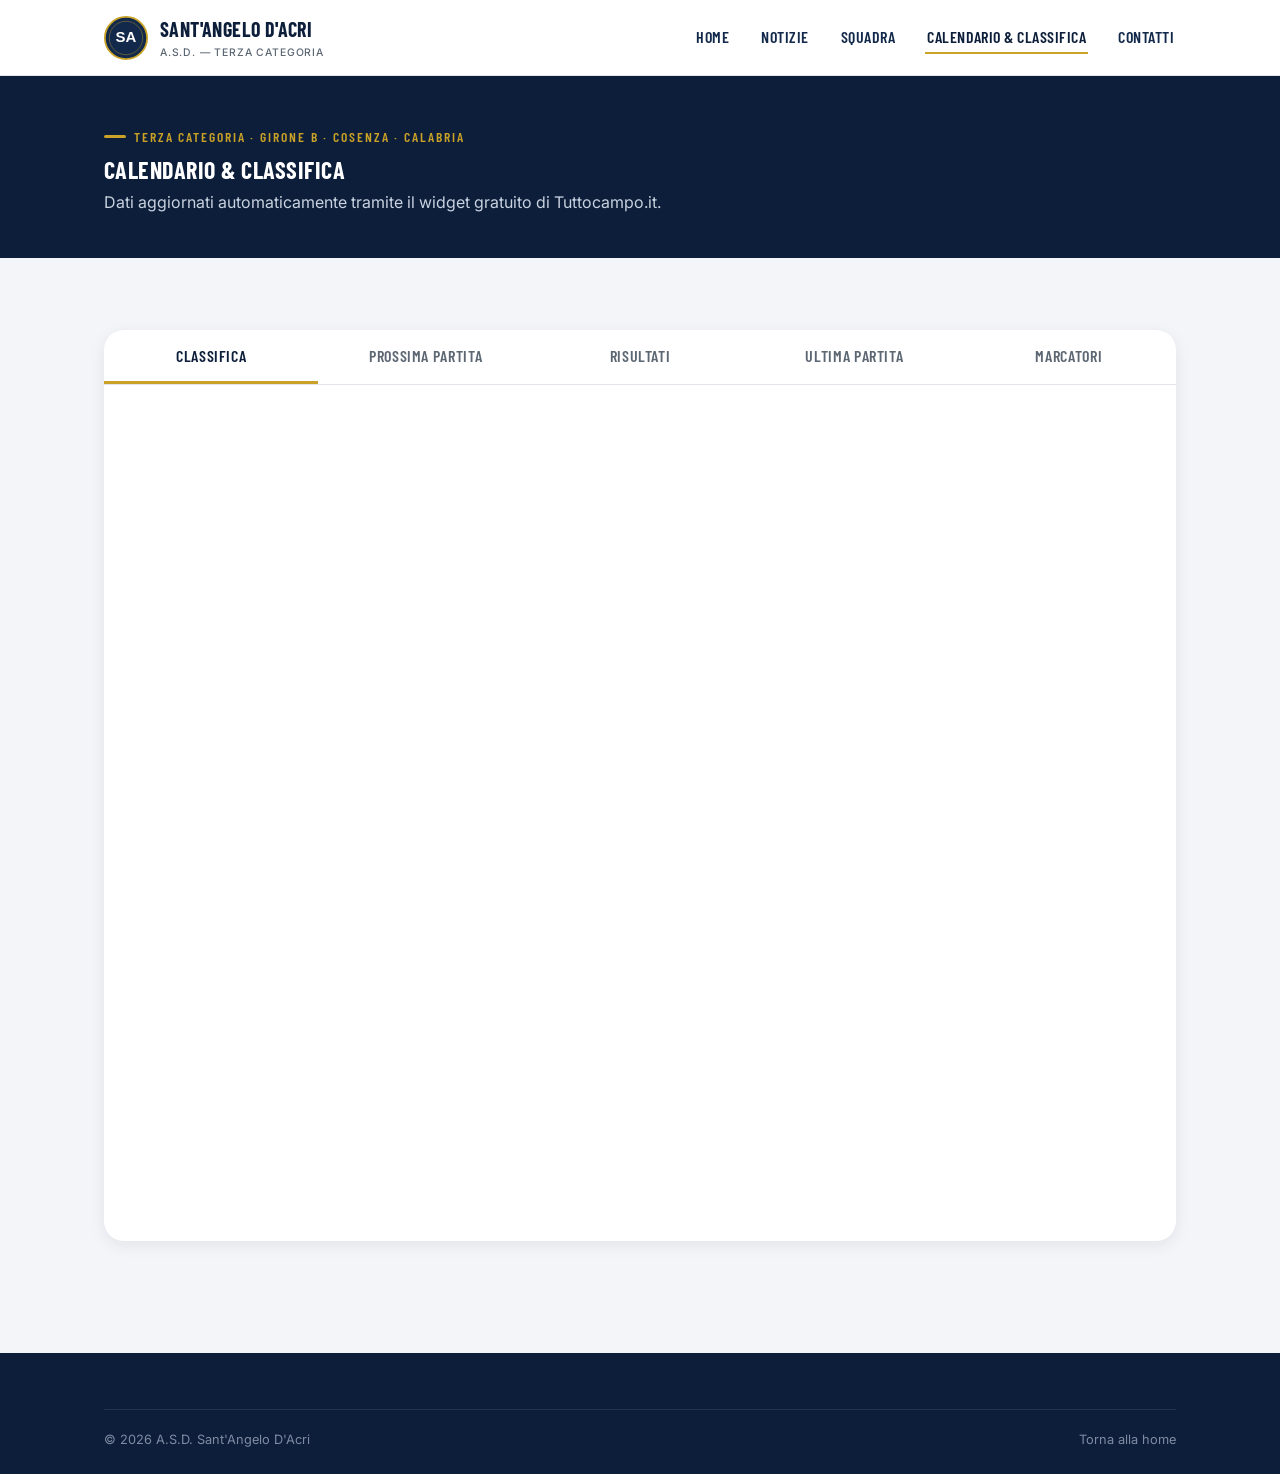
<file: calendario.html>
<!doctype html>
<html lang="it">
<head>
<meta charset="UTF-8">
<meta name="viewport" content="width=device-width, initial-scale=1.0">
<title>Calendario &amp; Classifica — A.S.D. Sant'Angelo D'Acri</title>
<link rel="icon" href="assets/stemma.svg" type="image/svg+xml">
<link rel="preconnect" href="https://fonts.googleapis.com">
<link href="https://fonts.googleapis.com/css2?family=Barlow+Condensed:wght@500;600;700&family=Inter:wght@400;500;600;700&display=swap" rel="stylesheet">
<link rel="stylesheet" href="css/style.css">
</head>
<body>

<header class="site-header">
  <nav class="nav">
    <a href="index.html" class="brand">
      <img src="assets/stemma.svg" alt="Stemma A.S.D. Sant'Angelo D'Acri" class="crest">
      <span>Sant'Angelo D'Acri<small>A.S.D. — Terza Categoria</small></span>
    </a>
    <ul class="nav-links">
      <li><a href="index.html">Home</a></li>
      <li><a href="notizie.html">Notizie</a></li>
      <li><a href="squadra.html">Squadra</a></li>
      <li><a href="calendario.html" aria-current="page">Calendario &amp; Classifica</a></li>
      <li><a href="contatti.html">Contatti</a></li>
    </ul>
    <button class="nav-toggle" aria-label="Apri menu"><span></span><span></span><span></span></button>
  </nav>
</header>

<section class="page-header">
  <div class="container">
    <div class="kicker">Terza Categoria · Girone B · Cosenza · Calabria</div>
    <h1>Calendario &amp; Classifica</h1>
    <p>Dati aggiornati automaticamente tramite il widget gratuito di Tuttocampo.it.</p>
  </div>
</section>

<section>
  <div class="container">
    <div class="widget-card">
      <div class="widget-tabs">
        <button class="active" data-target="panel-classifica">Classifica</button>
        <button data-target="panel-prossima">Prossima partita</button>
        <button data-target="panel-risultati">Risultati</button>
        <button data-target="panel-ultima">Ultima partita</button>
        <button data-target="panel-marcatori">Marcatori</button>
      </div>

      <!-- Widget ufficiali Tuttocampo — Calabria, Terza Categoria, Cosenza, Girone B -->

      <div class="widget-panel active" id="panel-classifica">
        <div class="tuttocampo-embed">
          <iframe src='https://www.tuttocampo.it/WidgetV2/Classifica/750acbe1-17b8-4113-8e07-664e48acb25f' width='500' height='800' scrolling='no' frameborder='0' loading='lazy'></iframe>
        </div>
      </div>

      <div class="widget-panel" id="panel-prossima">
        <div class="tuttocampo-embed">
          <iframe src='https://www.tuttocampo.it/WidgetV2/ProssimaPartita/750acbe1-17b8-4113-8e07-664e48acb25f' width='500' height='350' scrolling='no' frameborder='0' loading='lazy'></iframe>
        </div>
      </div>

      <div class="widget-panel" id="panel-risultati">
        <div class="tuttocampo-embed">
          <iframe src='https://www.tuttocampo.it/WidgetV2/Risultati/750acbe1-17b8-4113-8e07-664e48acb25f' width='500' height='600' scrolling='no' frameborder='0' loading='lazy'></iframe>
        </div>
      </div>

      <div class="widget-panel" id="panel-ultima">
        <div class="tuttocampo-embed">
          <iframe src='https://www.tuttocampo.it/WidgetV2/Partita/750acbe1-17b8-4113-8e07-664e48acb25f' width='500' height='350' scrolling='no' frameborder='0' loading='lazy'></iframe>
        </div>
      </div>

      <div class="widget-panel" id="panel-marcatori">
        <div class="tuttocampo-embed">
          <iframe src='https://www.tuttocampo.it/WidgetV2/Marcatori/750acbe1-17b8-4113-8e07-664e48acb25f' width='500' height='700' scrolling='no' frameborder='0' loading='lazy'></iframe>
        </div>
      </div>
    </div>
  </div>
</section>

<footer class="site-footer">
  <div class="container">
    <div class="footer-bottom">
      <span>© 2026 A.S.D. Sant'Angelo D'Acri</span>
      <span><a href="index.html">Torna alla home</a></span>
    </div>
  </div>
</footer>

<script src="js/main.js"></script>
</body>
</html>
</file>
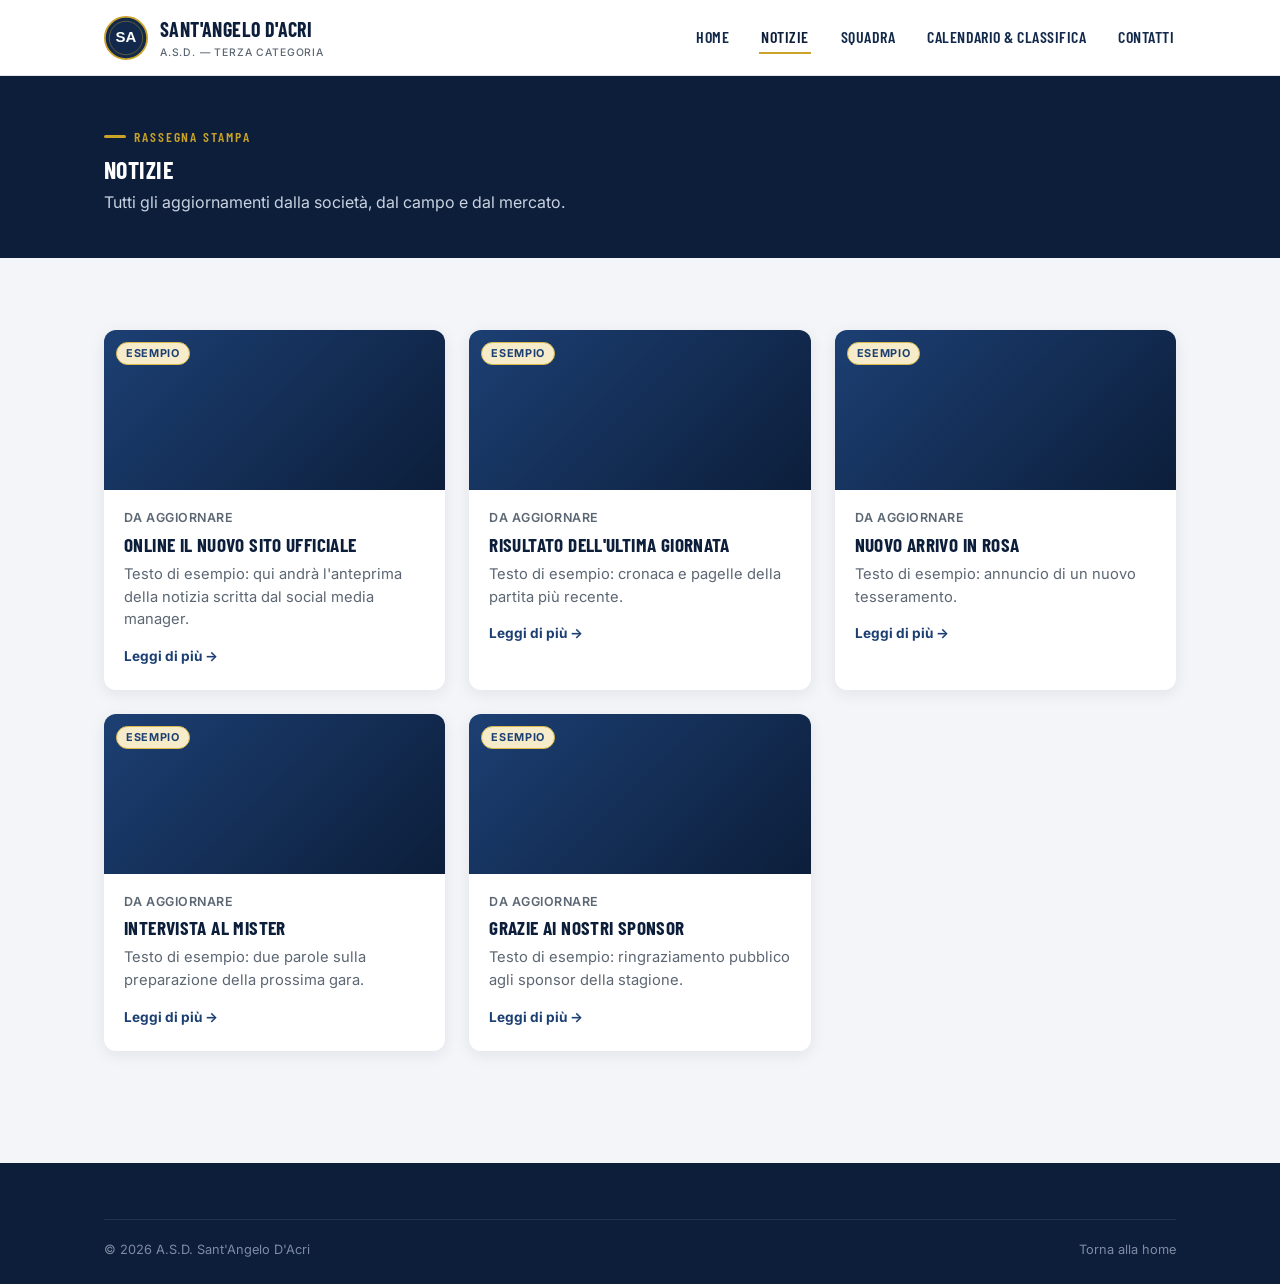
<file: notizie.html>
<!doctype html>
<html lang="it">
<head>
<meta charset="UTF-8">
<meta name="viewport" content="width=device-width, initial-scale=1.0">
<title>Notizie — A.S.D. Sant'Angelo D'Acri</title>
<link rel="icon" href="assets/stemma.svg" type="image/svg+xml">
<link rel="preconnect" href="https://fonts.googleapis.com">
<link href="https://fonts.googleapis.com/css2?family=Barlow+Condensed:wght@500;600;700&family=Inter:wght@400;500;600;700&display=swap" rel="stylesheet">
<link rel="stylesheet" href="css/style.css">
</head>
<body>

<header class="site-header">
  <nav class="nav">
    <a href="index.html" class="brand">
      <img src="assets/stemma.svg" alt="Stemma A.S.D. Sant'Angelo D'Acri" class="crest">
      <span>Sant'Angelo D'Acri<small>A.S.D. — Terza Categoria</small></span>
    </a>
    <ul class="nav-links">
      <li><a href="index.html">Home</a></li>
      <li><a href="notizie.html" aria-current="page">Notizie</a></li>
      <li><a href="squadra.html">Squadra</a></li>
      <li><a href="calendario.html">Calendario &amp; Classifica</a></li>
      <li><a href="contatti.html">Contatti</a></li>
    </ul>
    <button class="nav-toggle" aria-label="Apri menu"><span></span><span></span><span></span></button>
  </nav>
</header>

<section class="page-header">
  <div class="container">
    <div class="kicker">Rassegna stampa</div>
    <h1>Notizie</h1>
    <p>Tutti gli aggiornamenti dalla società, dal campo e dal mercato.</p>
  </div>
</section>

<section>
  <div class="container">
    <div class="news-grid" style="grid-template-columns:repeat(3,1fr);" id="notizie-grid-full"></div>
  </div>
</section>

<footer class="site-footer">
  <div class="container">
    <div class="footer-bottom">
      <span>© 2026 A.S.D. Sant'Angelo D'Acri</span>
      <span><a href="index.html">Torna alla home</a></span>
    </div>
  </div>
</footer>

<script src="js/main.js"></script>
<script src="js/content.js"></script>
</body>
</html>
</file>
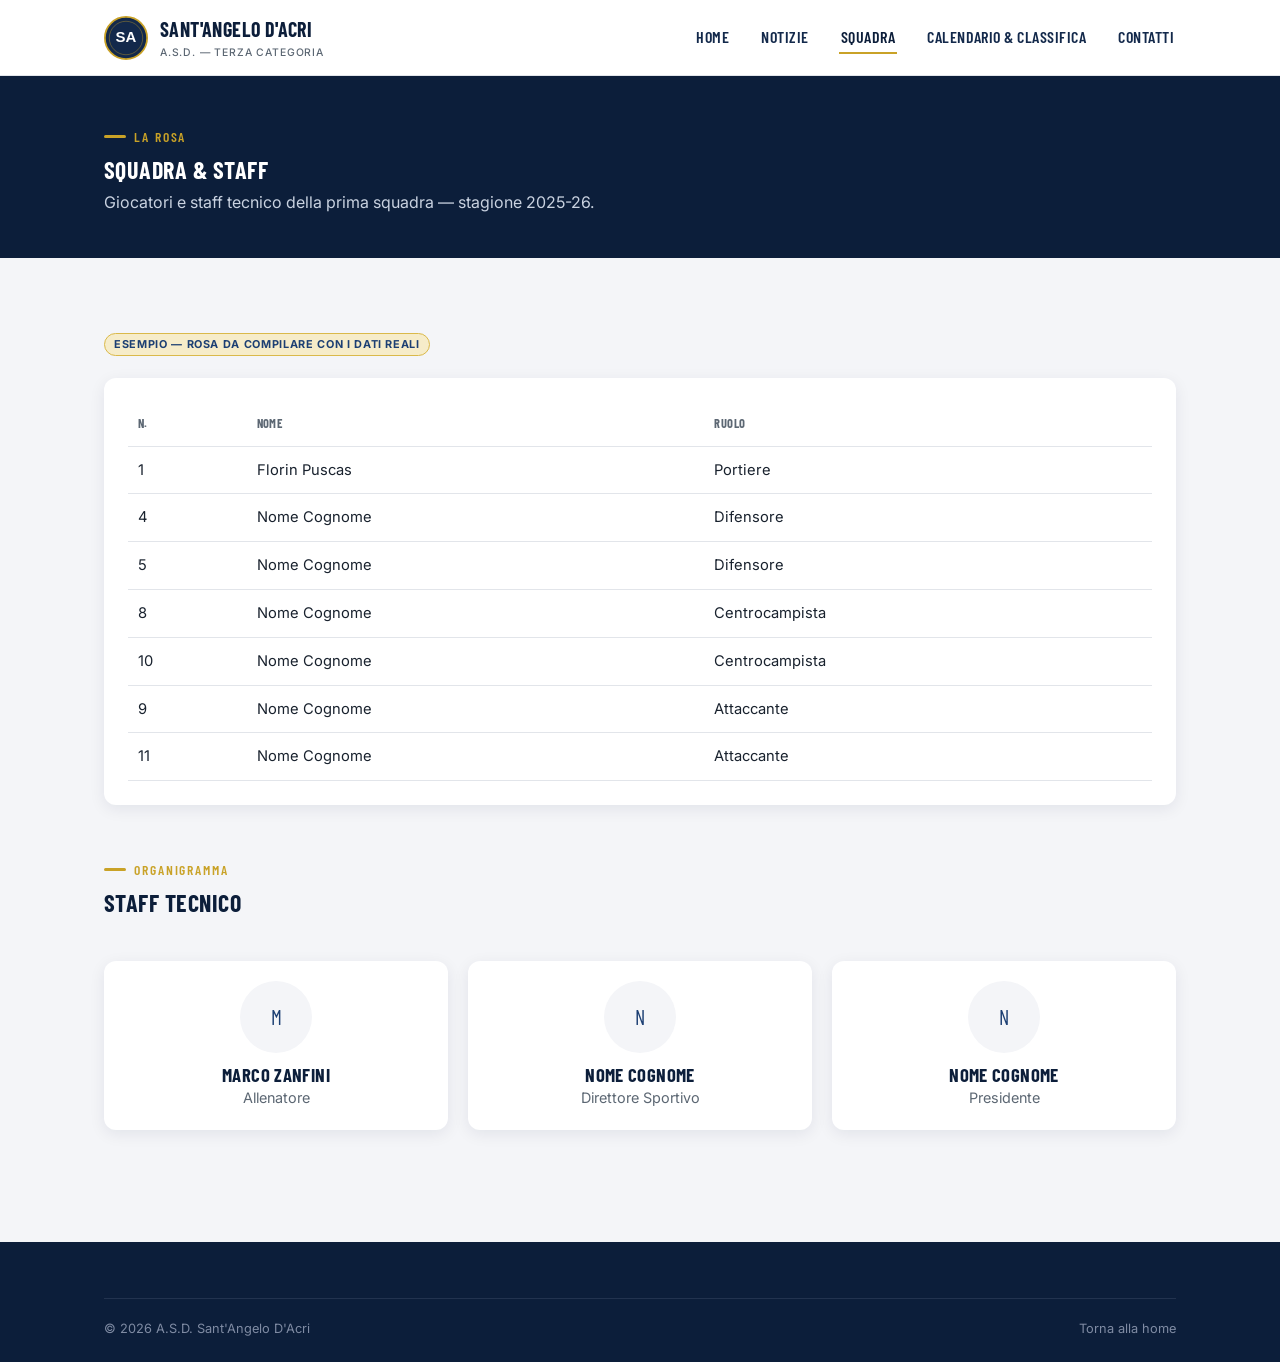
<file: squadra.html>
<!doctype html>
<html lang="it">
<head>
<meta charset="UTF-8">
<meta name="viewport" content="width=device-width, initial-scale=1.0">
<title>Squadra — A.S.D. Sant'Angelo D'Acri</title>
<link rel="icon" href="assets/stemma.svg" type="image/svg+xml">
<link rel="preconnect" href="https://fonts.googleapis.com">
<link href="https://fonts.googleapis.com/css2?family=Barlow+Condensed:wght@500;600;700&family=Inter:wght@400;500;600;700&display=swap" rel="stylesheet">
<link rel="stylesheet" href="css/style.css">
</head>
<body>

<header class="site-header">
  <nav class="nav">
    <a href="index.html" class="brand">
      <img src="assets/stemma.svg" alt="Stemma A.S.D. Sant'Angelo D'Acri" class="crest">
      <span>Sant'Angelo D'Acri<small>A.S.D. — Terza Categoria</small></span>
    </a>
    <ul class="nav-links">
      <li><a href="index.html">Home</a></li>
      <li><a href="notizie.html">Notizie</a></li>
      <li><a href="squadra.html" aria-current="page">Squadra</a></li>
      <li><a href="calendario.html">Calendario &amp; Classifica</a></li>
      <li><a href="contatti.html">Contatti</a></li>
    </ul>
    <button class="nav-toggle" aria-label="Apri menu"><span></span><span></span><span></span></button>
  </nav>
</header>

<section class="page-header">
  <div class="container">
    <div class="kicker">La rosa</div>
    <h1>Squadra &amp; Staff</h1>
    <p>Giocatori e staff tecnico della prima squadra — stagione 2025-26.</p>
  </div>
</section>

<section>
  <div class="container">
    <span class="placeholder-tag">Esempio — rosa da compilare con i dati reali</span>
    <div class="card" style="margin-top:14px; overflow-x:auto;">
      <table class="roster-table">
        <thead>
          <tr><th>N.</th><th>Nome</th><th>Ruolo</th></tr>
        </thead>
        <tbody id="rosa-tbody"></tbody>
      </table>
    </div>

    <div class="section-head" style="margin-top:48px;">
      <div><div class="kicker">Organigramma</div><h2>Staff tecnico</h2></div>
    </div>
    <div class="staff-grid" id="staff-grid"></div>
  </div>
</section>

<footer class="site-footer">
  <div class="container">
    <div class="footer-bottom">
      <span>© 2026 A.S.D. Sant'Angelo D'Acri</span>
      <span><a href="index.html">Torna alla home</a></span>
    </div>
  </div>
</footer>

<script src="js/main.js"></script>
<script src="js/content.js"></script>
</body>
</html>
</file>
<file: css/style.css>
/* ==========================================================================
   A.S.D. Sant'Angelo D'Acri — Design system
   Palette ispirata ai colori reali dello stemma (blu navy + oro),
   volutamente diversa dal template rosso/nero di Tuttocampo.
   ========================================================================== */

:root {
  --navy-900: #0c1e3a;
  --navy-800: #13294b;
  --navy-700: #1c3f73;
  --navy-600: #294d87;
  --gold-500: #c9a227;
  --gold-400: #dab94a;
  --gold-100: #f6ecc9;
  --bg: #f4f5f8;
  --white: #ffffff;
  --ink: #19222e;
  --ink-muted: #5c6773;
  --border: #e2e5ea;
  --win: #1e8a5f;
  --draw: #9a8c3a;
  --loss: #b23b3b;
  --radius-sm: 6px;
  --radius: 12px;
  --radius-lg: 20px;
  --shadow: 0 4px 16px rgba(12, 30, 58, 0.08);
  --shadow-lg: 0 12px 32px rgba(12, 30, 58, 0.14);
  --container: 1120px;
  --font-head: "Barlow Condensed", "Arial Narrow", sans-serif;
  --font-body: "Inter", system-ui, -apple-system, sans-serif;
}

* { box-sizing: border-box; }
html { scroll-behavior: smooth; }

body {
  margin: 0;
  font-family: var(--font-body);
  color: var(--ink);
  background: var(--bg);
  line-height: 1.55;
}

img { max-width: 100%; display: block; }
a { color: inherit; text-decoration: none; }

h1, h2, h3, h4 {
  font-family: var(--font-head);
  text-transform: uppercase;
  letter-spacing: 0.02em;
  line-height: 1.1;
  margin: 0 0 0.5em;
  color: var(--navy-900);
}

.container {
  max-width: var(--container);
  margin: 0 auto;
  padding: 0 24px;
}

.kicker {
  display: inline-flex;
  align-items: center;
  gap: 8px;
  font-family: var(--font-head);
  font-size: 0.85rem;
  letter-spacing: 0.14em;
  text-transform: uppercase;
  color: var(--gold-500);
  font-weight: 600;
  margin-bottom: 10px;
}
.kicker::before {
  content: "";
  width: 22px;
  height: 3px;
  background: var(--gold-500);
  border-radius: 2px;
}

.placeholder-tag {
  display: inline-block;
  font-size: 0.68rem;
  font-weight: 700;
  letter-spacing: 0.06em;
  text-transform: uppercase;
  color: var(--navy-700);
  background: var(--gold-100);
  border: 1px solid var(--gold-400);
  border-radius: 999px;
  padding: 2px 9px;
  margin-bottom: 8px;
}

/* ---------- Header ---------- */
.site-header {
  position: sticky;
  top: 0;
  z-index: 50;
  background: var(--white);
  border-bottom: 1px solid var(--border);
}
.nav {
  display: flex;
  align-items: center;
  justify-content: space-between;
  padding: 14px 24px;
  max-width: var(--container);
  margin: 0 auto;
}
.brand {
  display: flex;
  align-items: center;
  gap: 12px;
  font-family: var(--font-head);
  font-weight: 700;
  font-size: 1.25rem;
  color: var(--navy-900);
  text-transform: uppercase;
  letter-spacing: 0.02em;
}
.brand .crest { width: 44px; height: 44px; }
.brand small {
  display: block;
  font-family: var(--font-body);
  font-size: 0.65rem;
  font-weight: 500;
  letter-spacing: 0.08em;
  color: var(--ink-muted);
  text-transform: uppercase;
}
.nav-links {
  display: flex;
  gap: 28px;
  list-style: none;
  margin: 0;
  padding: 0;
}
.nav-links a {
  font-family: var(--font-head);
  font-size: 1rem;
  font-weight: 600;
  letter-spacing: 0.03em;
  text-transform: uppercase;
  color: var(--navy-800);
  padding: 6px 2px;
  border-bottom: 2px solid transparent;
  transition: border-color 0.15s ease, color 0.15s ease;
}
.nav-links a:hover,
.nav-links a[aria-current="page"] {
  border-color: var(--gold-500);
  color: var(--navy-900);
}
.nav-toggle {
  display: none;
  background: none;
  border: none;
  cursor: pointer;
  padding: 6px;
}
.nav-toggle span {
  display: block;
  width: 24px;
  height: 2px;
  background: var(--navy-900);
  margin: 5px 0;
}

/* ---------- Hero ---------- */
.hero {
  position: relative;
  background: radial-gradient(1100px 500px at 15% -10%, var(--navy-600), var(--navy-900) 60%);
  color: var(--white);
  padding: 72px 0 110px;
  overflow: hidden;
}
.hero::after {
  content: "";
  position: absolute;
  inset: 0;
  background-image:
    repeating-linear-gradient(135deg, rgba(201,162,39,0.06) 0 2px, transparent 2px 28px);
  pointer-events: none;
}
.hero-inner { position: relative; max-width: var(--container); margin: 0 auto; padding: 0 24px; }
.hero-kicker {
  font-family: var(--font-head);
  letter-spacing: 0.18em;
  color: var(--gold-400);
  font-weight: 600;
  text-transform: uppercase;
  margin-bottom: 12px;
  font-size: 0.95rem;
}
.hero h1 {
  color: var(--white);
  font-size: clamp(2.6rem, 6vw, 4.6rem);
  margin-bottom: 6px;
}
.hero p.lede {
  color: #cdd7e8;
  max-width: 48ch;
  font-size: 1.05rem;
  margin-bottom: 0;
}

.match-card {
  position: relative;
  margin: -70px auto 0;
  max-width: var(--container);
  padding: 0 24px;
}
.match-card-inner {
  background: var(--white);
  border-radius: var(--radius-lg);
  box-shadow: var(--shadow-lg);
  padding: 28px 32px;
  display: grid;
  grid-template-columns: 1fr auto 1fr;
  align-items: center;
  gap: 20px;
}
.match-team { display: flex; align-items: center; gap: 14px; }
.match-team.away { flex-direction: row-reverse; text-align: right; }
.match-badge {
  width: 52px; height: 52px; border-radius: 50%;
  background: var(--bg); border: 1px solid var(--border);
  display: flex; align-items: center; justify-content: center;
  font-family: var(--font-head); font-weight: 700; color: var(--navy-700);
}
.match-team h3 { margin: 0; font-size: 1.15rem; }
.match-meta { text-align: center; }
.match-meta .vs { font-family: var(--font-head); font-size: 1.6rem; color: var(--gold-500); }
.match-meta .when { font-size: 0.82rem; color: var(--ink-muted); margin-top: 4px; }

/* ---------- Sections ---------- */
section { padding: 72px 0; }
.section-head {
  display: flex;
  align-items: flex-end;
  justify-content: space-between;
  margin-bottom: 32px;
  gap: 16px;
  flex-wrap: wrap;
}
.btn {
  display: inline-flex;
  align-items: center;
  gap: 8px;
  font-family: var(--font-head);
  font-weight: 600;
  letter-spacing: 0.03em;
  text-transform: uppercase;
  padding: 11px 22px;
  border-radius: var(--radius-sm);
  border: 2px solid var(--navy-900);
  color: var(--navy-900);
  background: transparent;
  cursor: pointer;
  transition: background 0.15s ease, color 0.15s ease;
}
.btn:hover { background: var(--navy-900); color: var(--white); }
.btn-gold {
  border-color: var(--gold-500);
  background: var(--gold-500);
  color: var(--navy-900);
}
.btn-gold:hover { background: var(--gold-400); border-color: var(--gold-400); color: var(--navy-900); }

/* News cards */
.news-grid {
  display: grid;
  grid-template-columns: repeat(3, 1fr);
  gap: 24px;
}
.news-card {
  background: var(--white);
  border-radius: var(--radius);
  overflow: hidden;
  box-shadow: var(--shadow);
  display: flex;
  flex-direction: column;
}
.news-thumb {
  height: 160px;
  background: linear-gradient(135deg, var(--navy-700), var(--navy-900));
  position: relative;
}
.news-thumb .placeholder-tag {
  position: absolute; top: 12px; left: 12px; margin: 0;
}
.news-body { padding: 18px 20px 22px; }
.news-date { font-size: 0.78rem; color: var(--ink-muted); font-weight: 600; letter-spacing: 0.04em; text-transform: uppercase; }
.news-body h3 { font-size: 1.2rem; margin: 6px 0 8px; }
.news-body p { color: var(--ink-muted); font-size: 0.92rem; margin: 0 0 12px; }
.news-link { font-weight: 700; font-size: 0.85rem; color: var(--navy-700); }

/* Widget / classifica card */
.widget-card {
  background: var(--white);
  border-radius: var(--radius-lg);
  box-shadow: var(--shadow);
  overflow: hidden;
}
.widget-tabs {
  display: flex;
  border-bottom: 1px solid var(--border);
}
.widget-tabs button {
  flex: 1;
  padding: 16px;
  background: none;
  border: none;
  cursor: pointer;
  font-family: var(--font-head);
  font-size: 1rem;
  letter-spacing: 0.04em;
  text-transform: uppercase;
  font-weight: 600;
  color: var(--ink-muted);
  border-bottom: 3px solid transparent;
}
.widget-tabs button.active {
  color: var(--navy-900);
  border-color: var(--gold-500);
}
.widget-panel { display: none; padding: 28px; }
.widget-panel.active { display: block; }

.widget-mount {
  border: 2px dashed var(--border);
  border-radius: var(--radius);
  padding: 32px 20px;
  text-align: center;
  color: var(--ink-muted);
  background: var(--bg);
}
.widget-mount strong { color: var(--navy-800); display: block; margin-bottom: 6px; font-family: var(--font-head); letter-spacing: 0.03em; text-transform: uppercase; }
.tuttocampo-embed {
  display: flex;
  justify-content: center;
  overflow-x: auto;
}
.tuttocampo-embed iframe { max-width: 100%; }

.widget-mount code {
  display: inline-block;
  margin-top: 10px;
  padding: 2px 8px;
  background: var(--navy-900);
  color: var(--gold-400);
  border-radius: 4px;
  font-size: 0.8rem;
}

table.classifica {
  width: 100%;
  border-collapse: collapse;
  font-size: 0.92rem;
}
table.classifica th, table.classifica td {
  padding: 10px 8px;
  text-align: center;
  border-bottom: 1px solid var(--border);
}
table.classifica th { font-family: var(--font-head); letter-spacing: 0.04em; color: var(--ink-muted); text-transform: uppercase; font-size: 0.78rem; }
table.classifica td:nth-child(2) { text-align: left; font-weight: 600; }
table.classifica tr.highlight td { background: var(--gold-100); }

/* CTA banner */
.cta-banner {
  background: linear-gradient(120deg, var(--gold-500), var(--gold-400));
  border-radius: var(--radius-lg);
  padding: 44px 48px;
  display: flex;
  align-items: center;
  justify-content: space-between;
  gap: 24px;
  flex-wrap: wrap;
  color: var(--navy-900);
}
.cta-banner h2 { color: var(--navy-900); margin-bottom: 4px; }
.cta-banner p { margin: 0; color: var(--navy-800); }
.cta-banner .btn { border-color: var(--navy-900); color: var(--navy-900); }
.cta-banner .btn:hover { background: var(--navy-900); color: var(--white); }

/* Sponsor strip */
.sponsor-strip {
  display: flex;
  flex-wrap: wrap;
  gap: 18px;
  justify-content: center;
}
.sponsor-slot {
  width: 150px;
  height: 80px;
  background: var(--white);
  border: 1px dashed var(--border);
  border-radius: var(--radius-sm);
  display: flex;
  align-items: center;
  justify-content: center;
  color: var(--ink-muted);
  font-size: 0.78rem;
  text-align: center;
  padding: 8px;
}

/* Footer */
.site-footer {
  background: var(--navy-900);
  color: #c9d2e0;
  padding: 56px 0 24px;
  margin-top: 40px;
}
.footer-grid {
  display: grid;
  grid-template-columns: 1.4fr 1fr 1fr 1fr;
  gap: 32px;
  margin-bottom: 36px;
}
.footer-grid h4 { color: var(--white); font-size: 1rem; margin-bottom: 14px; }
.footer-grid ul { list-style: none; margin: 0; padding: 0; }
.footer-grid li { margin-bottom: 8px; font-size: 0.92rem; }
.footer-grid a:hover { color: var(--gold-400); }
.footer-brand { display: flex; align-items: center; gap: 12px; margin-bottom: 12px; }
.footer-brand .crest { width: 40px; height: 40px; }
.footer-brand strong { font-family: var(--font-head); font-size: 1.1rem; color: var(--white); text-transform: uppercase; }
.social-row { display: flex; gap: 10px; margin-top: 14px; }
.social-row a {
  width: 34px; height: 34px; border-radius: 50%;
  border: 1px solid #2a3c5c;
  display: flex; align-items: center; justify-content: center;
  font-size: 0.85rem;
}
.footer-bottom {
  border-top: 1px solid #22334f;
  padding-top: 20px;
  font-size: 0.8rem;
  color: #7f8ba3;
  display: flex;
  justify-content: space-between;
  flex-wrap: wrap;
  gap: 8px;
}

/* Generic page header (sub-pages) */
.page-header {
  background: var(--navy-900);
  color: var(--white);
  padding: 44px 0;
}
.page-header h1 { color: var(--white); margin: 0; }
.page-header p { color: #c9d2e0; margin: 6px 0 0; }

.card {
  background: var(--white);
  border-radius: var(--radius);
  box-shadow: var(--shadow);
  padding: 24px;
}

.roster-table { width: 100%; border-collapse: collapse; }
.roster-table th, .roster-table td { padding: 12px 10px; border-bottom: 1px solid var(--border); text-align: left; font-size: 0.92rem; }
.roster-table th { font-family: var(--font-head); text-transform: uppercase; letter-spacing: 0.03em; color: var(--ink-muted); font-size: 0.78rem; }

.staff-grid { display: grid; grid-template-columns: repeat(3, 1fr); gap: 20px; margin-top: 28px; }
.staff-card { background: var(--white); border-radius: var(--radius); box-shadow: var(--shadow); padding: 20px; text-align: center; }
.staff-avatar { width: 72px; height: 72px; border-radius: 50%; background: var(--bg); margin: 0 auto 12px; display: flex; align-items: center; justify-content: center; font-family: var(--font-head); font-size: 1.3rem; color: var(--navy-700); }

.contact-grid { display: grid; grid-template-columns: 1fr 1fr; gap: 28px; }
.contact-list { list-style: none; margin: 0; padding: 0; }
.contact-list li { display: flex; gap: 12px; padding: 14px 0; border-bottom: 1px solid var(--border); }
.contact-list .ic { width: 36px; height: 36px; border-radius: 50%; background: var(--gold-100); color: var(--navy-800); display: flex; align-items: center; justify-content: center; font-weight: 700; flex-shrink: 0; }

.form-field { margin-bottom: 16px; }
.form-field label { display: block; font-size: 0.85rem; font-weight: 600; margin-bottom: 6px; color: var(--navy-800); }
.form-field input, .form-field textarea {
  width: 100%; padding: 11px 14px; border: 1px solid var(--border); border-radius: var(--radius-sm);
  font-family: var(--font-body); font-size: 0.95rem;
}

/* Responsive */
@media (max-width: 860px) {
  .nav-links { display: none; }
  .nav-links.open {
    display: flex;
    position: absolute;
    top: 100%;
    left: 0;
    right: 0;
    flex-direction: column;
    gap: 0;
    background: var(--white);
    border-top: 1px solid var(--border);
    box-shadow: var(--shadow);
    padding: 8px 24px 16px;
  }
  .nav-links.open li { width: 100%; }
  .nav-links.open a {
    display: block;
    padding: 12px 2px;
    border-bottom: 1px solid var(--border);
  }
  .nav { position: relative; }
  .nav-toggle { display: block; }
  .news-grid { grid-template-columns: 1fr; }
  .match-card-inner { grid-template-columns: 1fr; text-align: center; }
  .match-team.away { flex-direction: row; text-align: center; }
  .match-team { flex-direction: column; }
  .footer-grid { grid-template-columns: 1fr 1fr; }
  .staff-grid { grid-template-columns: 1fr; }
  .contact-grid { grid-template-columns: 1fr; }
}
</file>
